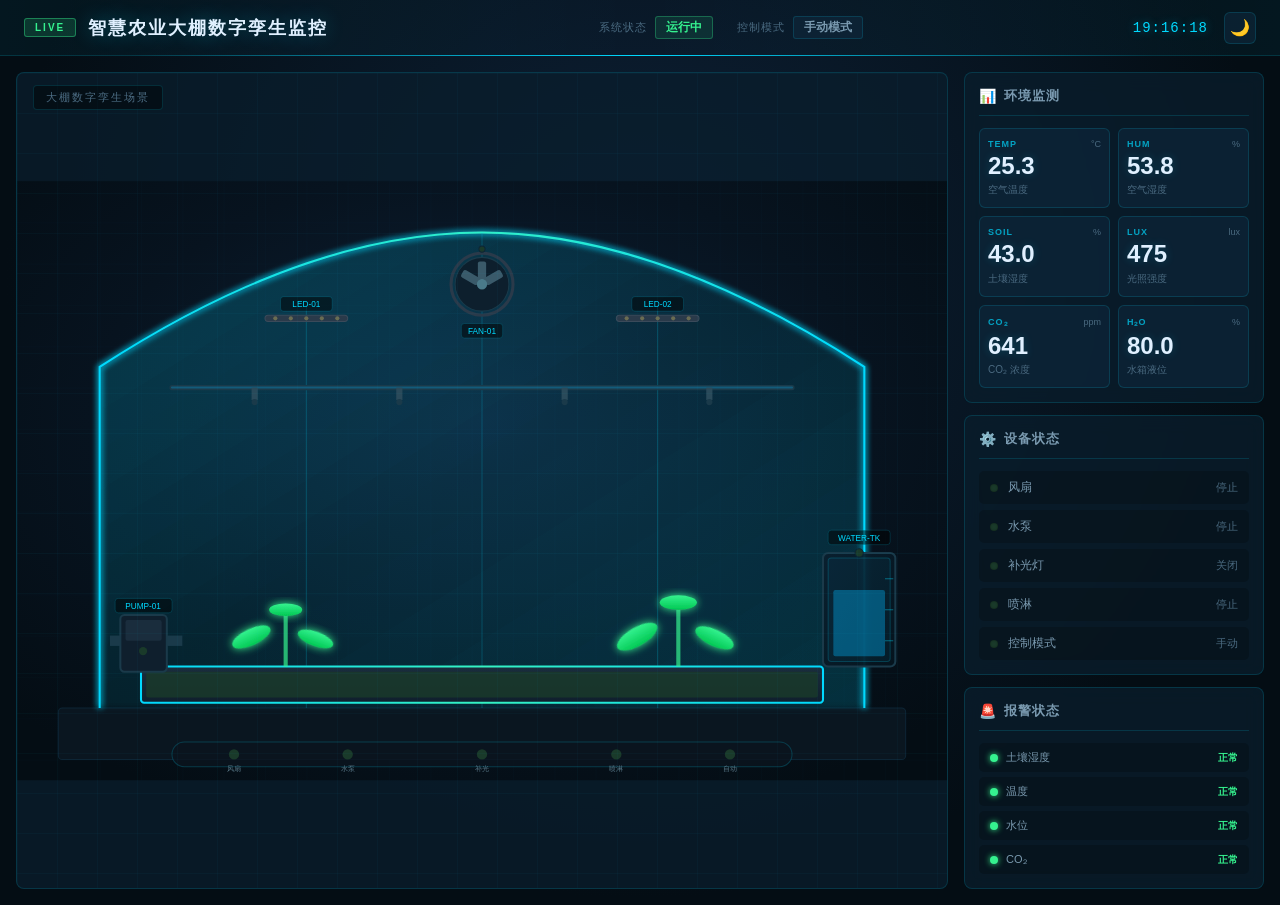
<file: widget/greenhouse_widget.html>
<!DOCTYPE html>
<html lang="zh-CN">
<head>
    <meta charset="UTF-8">
    <meta name="viewport" content="width=device-width, initial-scale=1.0">
    <title>智慧农业大棚数字孪生监控</title>
    <link rel="stylesheet" href="greenhouse_widget.css">
</head>
<body>
    <div class="app-container">
        <!-- 顶部标题栏 -->
        <header class="header">
            <div class="header-left">
                <div class="header-badge">LIVE</div>
                <h1 class="header-title">智慧农业大棚数字孪生监控</h1>
            </div>
            <div class="header-center">
                <div class="header-stat">
                    <span class="stat-label">系统状态</span>
                    <span class="stat-value status-online">运行中</span>
                </div>
                <div class="header-stat">
                    <span class="stat-label">控制模式</span>
                    <span class="stat-value" id="headerMode">手动模式</span>
                </div>
            </div>
            <div class="header-right">
                <span class="header-time" id="clock">--:--:--</span>
                <button class="mode-toggle" id="modeToggle" title="切换夜间/日间">
                    <span class="mode-icon">🌙</span>
                </button>
            </div>
        </header>

        <!-- 主内容区 -->
        <main class="main-content">
            <!-- 左侧/中间：数字孪生场景 -->
            <section class="scene-panel">
                <div class="scene-label">大棚数字孪生场景</div>
                <svg viewBox="0 0 900 580" xmlns="http://www.w3.org/2000/svg" id="greenhouseSvg">
                    <defs>
                        <!-- 背景渐变 -->
                        <radialGradient id="bgGradient" cx="50%" cy="40%" r="70%">
                            <stop offset="0%" stop-color="#0d2137"/>
                            <stop offset="60%" stop-color="#07131f"/>
                            <stop offset="100%" stop-color="#040d14"/>
                        </radialGradient>

                        <!-- 霓虹青蓝发光 -->
                        <filter id="neonCyan" x="-50%" y="-50%" width="200%" height="200%">
                            <feGaussianBlur stdDeviation="3" result="blur"/>
                            <feFlood flood-color="#00d9ff" result="color"/>
                            <feComposite in="color" in2="blur" operator="in" result="glow"/>
                            <feMerge>
                                <feMergeNode in="glow"/>
                                <feMergeNode in="glow"/>
                                <feMergeNode in="SourceGraphic"/>
                            </feMerge>
                        </filter>

                        <!-- 强霓虹发光 -->
                        <filter id="neonStrong" x="-100%" y="-100%" width="300%" height="300%">
                            <feGaussianBlur stdDeviation="6" result="blur"/>
                            <feFlood flood-color="#00d9ff" result="color"/>
                            <feComposite in="color" in2="blur" operator="in" result="glow"/>
                            <feMerge>
                                <feMergeNode in="glow"/>
                                <feMergeNode in="glow"/>
                                <feMergeNode in="glow"/>
                                <feMergeNode in="SourceGraphic"/>
                            </feMerge>
                        </filter>

                        <!-- 绿色呼吸光 -->
                        <filter id="greenGlow" x="-50%" y="-50%" width="200%" height="200%">
                            <feGaussianBlur stdDeviation="4" result="blur"/>
                            <feFlood flood-color="#35f28f" result="color"/>
                            <feComposite in="color" in2="blur" operator="in" result="glow"/>
                            <feMerge>
                                <feMergeNode in="glow"/>
                                <feMergeNode in="SourceGraphic"/>
                            </feMerge>
                        </filter>

                        <!-- 红色警报 -->
                        <filter id="alertGlow" x="-50%" y="-50%" width="200%" height="200%">
                            <feGaussianBlur stdDeviation="5" result="blur"/>
                            <feFlood flood-color="#ff3860" result="color"/>
                            <feComposite in="color" in2="blur" operator="in" result="glow"/>
                            <feMerge>
                                <feMergeNode in="glow"/>
                                <feMergeNode in="SourceGraphic"/>
                            </feMerge>
                        </filter>

                        <!-- 玻璃质感 -->
                        <linearGradient id="glassPanel" x1="0%" y1="0%" x2="100%" y2="100%">
                            <stop offset="0%" stop-color="rgba(0,217,255,0.08)"/>
                            <stop offset="50%" stop-color="rgba(0,217,255,0.03)"/>
                            <stop offset="100%" stop-color="rgba(0,217,255,0.06)"/>
                        </linearGradient>

                        <!-- 种植槽渐变 -->
                        <linearGradient id="bedGradient" x1="0%" y1="0%" x2="0%" y2="100%">
                            <stop offset="0%" stop-color="#1a2d3d"/>
                            <stop offset="100%" stop-color="#0f1f2d"/>
                        </linearGradient>

                        <!-- 种植槽边框（正常） -->
                        <linearGradient id="bedBorderNormal" x1="0%" y1="0%" x2="100%" y2="0%">
                            <stop offset="0%" stop-color="#00d9ff"/>
                            <stop offset="50%" stop-color="#35f2c2"/>
                            <stop offset="100%" stop-color="#00d9ff"/>
                        </linearGradient>

                        <!-- 种植槽边框（干旱） -->
                        <linearGradient id="bedBorderDry" x1="0%" y1="0%" x2="100%" y2="0%">
                            <stop offset="0%" stop-color="#ff9500"/>
                            <stop offset="50%" stop-color="#ffcc00"/>
                            <stop offset="100%" stop-color="#ff9500"/>
                        </linearGradient>

                        <!-- 植物渐变 -->
                        <linearGradient id="plantGradient" x1="0%" y1="0%" x2="0%" y2="100%">
                            <stop offset="0%" stop-color="#35f28f"/>
                            <stop offset="100%" stop-color="#00c853"/>
                        </linearGradient>

                        <!-- LED 光晕 -->
                        <filter id="ledGlow" x="-100%" y="-50%" width="300%" height="200%">
                            <feGaussianBlur stdDeviation="8" result="blur"/>
                            <feFlood flood-color="#ffe066" result="color"/>
                            <feComposite in="color" in2="blur" operator="in" result="glow"/>
                            <feMerge>
                                <feMergeNode in="glow"/>
                                <feMergeNode in="glow"/>
                                <feMergeNode in="SourceGraphic"/>
                            </feMerge>
                        </filter>

                        <!-- 管道流动渐变 -->
                        <linearGradient id="pipeFlow" x1="0%" y1="0%" x2="100%" y2="0%">
                            <stop offset="0%" stop-color="#00a8e8"/>
                            <stop offset="50%" stop-color="#00d9ff"/>
                            <stop offset="100%" stop-color="#00a8e8"/>
                        </linearGradient>

                        <!-- 水箱渐变 -->
                        <linearGradient id="tankGradient" x1="0%" y1="0%" x2="100%" y2="100%">
                            <stop offset="0%" stop-color="rgba(10,30,45,0.9)"/>
                            <stop offset="100%" stop-color="rgba(5,20,30,0.95)"/>
                        </linearGradient>

                        <!-- 水滴渐变 -->
                        <radialGradient id="dropGradient" cx="30%" cy="30%" r="70%">
                            <stop offset="0%" stop-color="#80e5ff"/>
                            <stop offset="100%" stop-color="#00a8e8"/>
                        </radialGradient>

                        <!-- 扫描线图案 -->
                        <pattern id="gridPattern" width="40" height="40" patternUnits="userSpaceOnUse">
                            <path d="M 40 0 L 0 0 0 40" fill="none" stroke="rgba(0,217,255,0.04)" stroke-width="0.5"/>
                        </pattern>
                    </defs>

                    <!-- 背景 -->
                    <rect id="sceneBg" x="0" y="0" width="900" height="580" fill="url(#bgGradient)"/>
                    <rect x="0" y="0" width="900" height="580" fill="url(#gridPattern)"/>

                    <!-- 地面 -->
                    <rect x="40" y="510" width="820" height="50" rx="4" fill="#0a1620" stroke="#0d2535" stroke-width="1"/>

                    <!-- 大棚主体外壳 -->
                    <g id="greenhouse_shell">
                        <!-- 玻璃罩主体 -->
                        <path d="M80 510 L80 180 Q280 50 450 50 Q620 50 820 180 L820 510"
                              fill="url(#glassPanel)" stroke="url(#bedBorderNormal)" stroke-width="2" filter="url(#neonCyan)"/>
                        <!-- 内部框架线 -->
                        <path d="M80 510 L80 180 Q280 50 450 50 Q620 50 820 180 L820 510"
                              fill="none" stroke="rgba(0,217,255,0.15)" stroke-width="1"/>
                        <!-- 纵向支撑 -->
                        <line x1="280" y1="120" x2="280" y2="510" stroke="rgba(0,217,255,0.2)" stroke-width="1"/>
                        <line x1="450" y1="50" x2="450" y2="510" stroke="rgba(0,217,255,0.2)" stroke-width="1"/>
                        <line x1="620" y1="120" x2="620" y2="510" stroke="rgba(0,217,255,0.2)" stroke-width="1"/>
                    </g>

                    <!-- 种植槽 -->
                    <g id="soil_bed">
                        <rect x="120" y="470" width="660" height="35" rx="3"
                              fill="url(#bedGradient)" stroke="url(#bedBorderNormal)" stroke-width="2"/>
                        <!-- 槽内土壤 -->
                        <rect id="soil_surface" x="125" y="475" width="650" height="25" rx="2"
                              fill="#1a3a2a" opacity="0.8"/>
                    </g>

                    <!-- 植物 - 左侧 -->
                    <g id="plant_left" transform="translate(260, 470)">
                        <!-- 茎 -->
                        <rect x="-2" y="-50" width="4" height="50" fill="#35f28f" opacity="0.7"/>
                        <!-- 叶片 1 -->
                        <ellipse cx="-18" cy="-40" rx="20" ry="8" fill="url(#plantGradient)" transform="rotate(-25)" filter="url(#greenGlow)"/>
                        <!-- 叶片 2 -->
                        <ellipse cx="18" cy="-35" rx="18" ry="7" fill="url(#plantGradient)" transform="rotate(20)" filter="url(#greenGlow)"/>
                        <!-- 叶片 3（顶部） -->
                        <ellipse cx="0" cy="-55" rx="16" ry="6" fill="url(#plantGradient)" filter="url(#greenGlow)"/>
                    </g>

                    <!-- 植物 - 右侧 -->
                    <g id="plant_right" transform="translate(640, 470)">
                        <rect x="-2" y="-55" width="4" height="55" fill="#35f28f" opacity="0.7"/>
                        <ellipse cx="-20" cy="-45" rx="22" ry="9" fill="url(#plantGradient)" transform="rotate(-30)" filter="url(#greenGlow)"/>
                        <ellipse cx="20" cy="-40" rx="20" ry="8" fill="url(#plantGradient)" transform="rotate(25)" filter="url(#greenGlow)"/>
                        <ellipse cx="0" cy="-62" rx="18" ry="7" fill="url(#plantGradient)" filter="url(#greenGlow)"/>
                    </g>

                    <!-- LED 补光灯条 - 左侧 -->
                    <g id="led_light_bar" transform="translate(280, 130)">
                        <rect x="-40" y="0" width="80" height="6" rx="3" fill="#2a3a4a" stroke="#3a4a5a" stroke-width="1"/>
                        <!-- LED 灯珠 -->
                        <circle cx="-30" cy="3" r="2" fill="#ffe066" opacity="0.3"/>
                        <circle cx="-15" cy="3" r="2" fill="#ffe066" opacity="0.3"/>
                        <circle cx="0" cy="3" r="2" fill="#ffe066" opacity="0.3"/>
                        <circle cx="15" cy="3" r="2" fill="#ffe066" opacity="0.3"/>
                        <circle cx="30" cy="3" r="2" fill="#ffe066" opacity="0.3"/>
                        <!-- 光晕（默认隐藏） -->
                        <rect id="lamp_glow" x="-50" y="8" width="100" height="80" rx="10"
                              fill="rgba(255,224,102,0.15)" opacity="0" filter="url(#ledGlow)"/>
                        <!-- 科技标签 -->
                        <rect x="-25" y="-18" width="50" height="14" rx="3" fill="rgba(0,0,0,0.5)" stroke="rgba(0,217,255,0.3)" stroke-width="0.5"/>
                        <text x="0" y="-8" text-anchor="middle" font-size="8" fill="#00d9ff" font-family="Arial">LED-01</text>
                    </g>

                    <!-- LED 补光灯条 - 右侧 -->
                    <g id="led_light_bar_2" transform="translate(620, 130)">
                        <rect x="-40" y="0" width="80" height="6" rx="3" fill="#2a3a4a" stroke="#3a4a5a" stroke-width="1"/>
                        <circle cx="-30" cy="3" r="2" fill="#ffe066" opacity="0.3"/>
                        <circle cx="-15" cy="3" r="2" fill="#ffe066" opacity="0.3"/>
                        <circle cx="0" cy="3" r="2" fill="#ffe066" opacity="0.3"/>
                        <circle cx="15" cy="3" r="2" fill="#ffe066" opacity="0.3"/>
                        <circle cx="30" cy="3" r="2" fill="#ffe066" opacity="0.3"/>
                        <rect id="lamp_glow_2" x="-50" y="8" width="100" height="80" rx="10"
                              fill="rgba(255,224,102,0.15)" opacity="0" filter="url(#ledGlow)"/>
                        <rect x="-25" y="-18" width="50" height="14" rx="3" fill="rgba(0,0,0,0.5)" stroke="rgba(0,217,255,0.3)" stroke-width="0.5"/>
                        <text x="0" y="-8" text-anchor="middle" font-size="8" fill="#00d9ff" font-family="Arial">LED-02</text>
                    </g>

                    <!-- 工业风扇 -->
                    <g id="fan_unit" transform="translate(450, 100)">
                        <!-- 外框 -->
                        <circle cx="0" cy="0" r="30" fill="none" stroke="#2a3a4a" stroke-width="3"/>
                        <circle cx="0" cy="0" r="26" fill="#0d1f2d" stroke="#1a3a4a" stroke-width="1"/>
                        <!-- 状态灯 -->
                        <circle id="fan_status_led" cx="0" cy="-34" r="3" fill="#1a3a2a" stroke="#0d2535" stroke-width="1"/>
                        <!-- 叶片组 -->
                        <g id="fan_blade">
                            <rect x="-4" y="-22" width="8" height="18" rx="2" fill="#3a5a6a"/>
                            <rect x="-4" y="4" width="8" height="18" rx="2" fill="#3a5a6a" transform="rotate(120)"/>
                            <rect x="-4" y="4" width="8" height="18" rx="2" fill="#3a5a6a" transform="rotate(240)"/>
                        </g>
                        <circle cx="0" cy="0" r="5" fill="#4a7a8a"/>
                        <!-- 标签 -->
                        <rect x="-20" y="38" width="40" height="14" rx="3" fill="rgba(0,0,0,0.5)" stroke="rgba(0,217,255,0.3)" stroke-width="0.5"/>
                        <text x="0" y="48" text-anchor="middle" font-size="8" fill="#00d9ff" font-family="Arial">FAN-01</text>
                    </g>

                    <!-- 喷淋管道系统 -->
                    <g id="spray_system">
                        <!-- 主管道 -->
                        <line x1="150" y1="200" x2="750" y2="200" stroke="#1a3a4a" stroke-width="5" stroke-linecap="round"/>
                        <line x1="150" y1="200" x2="750" y2="200" stroke="#00a8e8" stroke-width="2" stroke-linecap="round" opacity="0.3" id="water_pipe"/>
                        <!-- 喷头 -->
                        <g transform="translate(230, 200)">
                            <rect x="-3" y="0" width="6" height="12" fill="#2a4a5a"/>
                            <circle cx="0" cy="14" r="3" fill="#1a3a4a"/>
                        </g>
                        <g transform="translate(370, 200)">
                            <rect x="-3" y="0" width="6" height="12" fill="#2a4a5a"/>
                            <circle cx="0" cy="14" r="3" fill="#1a3a4a"/>
                        </g>
                        <g transform="translate(530, 200)">
                            <rect x="-3" y="0" width="6" height="12" fill="#2a4a5a"/>
                            <circle cx="0" cy="14" r="3" fill="#1a3a4a"/>
                        </g>
                        <g transform="translate(670, 200)">
                            <rect x="-3" y="0" width="6" height="12" fill="#2a4a5a"/>
                            <circle cx="0" cy="14" r="3" fill="#1a3a4a"/>
                        </g>
                        <!-- 水滴粒子（默认隐藏） -->
                        <g id="spray_drops" opacity="0">
                            <circle cx="230" cy="230" r="2.5" fill="url(#dropGradient)" opacity="0.8"/>
                            <circle cx="230" cy="250" r="2" fill="url(#dropGradient)" opacity="0.5"/>
                            <circle cx="370" cy="232" r="2.5" fill="url(#dropGradient)" opacity="0.8"/>
                            <circle cx="370" cy="252" r="2" fill="url(#dropGradient)" opacity="0.5"/>
                            <circle cx="530" cy="230" r="2.5" fill="url(#dropGradient)" opacity="0.8"/>
                            <circle cx="530" cy="250" r="2" fill="url(#dropGradient)" opacity="0.5"/>
                            <circle cx="670" cy="232" r="2.5" fill="url(#dropGradient)" opacity="0.8"/>
                            <circle cx="670" cy="252" r="2" fill="url(#dropGradient)" opacity="0.5"/>
                        </g>
                    </g>

                    <!-- 水泵模块 -->
                    <g id="pump" transform="translate(100, 420)">
                        <!-- 泵体 -->
                        <rect x="0" y="0" width="45" height="55" rx="4" fill="#0f1f2d" stroke="#1a3a4a" stroke-width="2"/>
                        <!-- 泵盖 -->
                        <rect x="5" y="5" width="35" height="20" rx="2" fill="#1a2d3d"/>
                        <!-- 状态灯 -->
                        <circle id="pump_status_led" cx="22" cy="35" r="4" fill="#1a3a2a"/>
                        <!-- 管道接口 -->
                        <rect x="45" y="20" width="15" height="10" fill="#1a3a4a"/>
                        <rect x="-10" y="20" width="10" height="10" fill="#1a3a4a"/>
                        <!-- 标签 -->
                        <rect x="-5" y="-16" width="55" height="14" rx="3" fill="rgba(0,0,0,0.5)" stroke="rgba(0,217,255,0.3)" stroke-width="0.5"/>
                        <text x="22" y="-6" text-anchor="middle" font-size="8" fill="#00d9ff" font-family="Arial">PUMP-01</text>
                    </g>

                    <!-- 水箱模块 -->
                    <g id="water_tank" transform="translate(780, 360)">
                        <!-- 箱体 -->
                        <rect x="0" y="0" width="70" height="110" rx="5" fill="url(#tankGradient)" stroke="#1a3a4a" stroke-width="2"/>
                        <!-- 玻璃面板 -->
                        <rect x="5" y="5" width="60" height="100" rx="3" fill="rgba(0,168,232,0.05)" stroke="rgba(0,217,255,0.2)" stroke-width="1"/>
                        <!-- 水位 -->
                        <rect id="water_fill" x="10" y="25" width="50" height="75" rx="2" fill="rgba(0,168,232,0.4)"/>
                        <!-- 水位刻度 -->
                        <line x1="60" y1="25" x2="68" y2="25" stroke="rgba(0,217,255,0.4)" stroke-width="1"/>
                        <line x1="60" y1="55" x2="68" y2="55" stroke="rgba(0,217,255,0.4)" stroke-width="1"/>
                        <line x1="60" y1="85" x2="68" y2="85" stroke="rgba(0,217,255,0.4)" stroke-width="1"/>
                        <!-- 状态灯 -->
                        <circle id="tank_status_led" cx="35" y="-8" r="4" fill="#1a3a2a" stroke="#0d2535" stroke-width="1"/>
                        <!-- 标签 -->
                        <rect x="5" y="-22" width="60" height="14" rx="3" fill="rgba(0,0,0,0.5)" stroke="rgba(0,217,255,0.3)" stroke-width="0.5"/>
                        <text x="35" y="-12" text-anchor="middle" font-size="8" fill="#00d9ff" font-family="Arial">WATER-TK</text>
                    </g>

                    <!-- 底部设备状态条 -->
                    <g id="device_status_bar" transform="translate(450, 555)">
                        <rect x="-300" y="-12" width="600" height="24" rx="12" fill="rgba(10,20,30,0.8)" stroke="rgba(0,217,255,0.2)" stroke-width="1"/>
                        <!-- 风扇状态 -->
                        <circle id="bar_fan_led" cx="-240" cy="0" r="5" fill="#1a3a2a"/>
                        <text x="-240" y="16" text-anchor="middle" font-size="7" fill="#5a7a8a" font-family="Arial">风扇</text>
                        <!-- 水泵状态 -->
                        <circle id="bar_pump_led" cx="-130" cy="0" r="5" fill="#1a3a2a"/>
                        <text x="-130" y="16" text-anchor="middle" font-size="7" fill="#5a7a8a" font-family="Arial">水泵</text>
                        <!-- 补光灯状态 -->
                        <circle id="bar_lamp_led" cx="0" cy="0" r="5" fill="#1a3a2a"/>
                        <text x="0" y="16" text-anchor="middle" font-size="7" fill="#5a7a8a" font-family="Arial">补光</text>
                        <!-- 喷淋状态 -->
                        <circle id="bar_spray_led" cx="130" cy="0" r="5" fill="#1a3a2a"/>
                        <text x="130" y="16" text-anchor="middle" font-size="7" fill="#5a7a8a" font-family="Arial">喷淋</text>
                        <!-- 自动模式 -->
                        <circle id="bar_auto_led" cx="240" cy="0" r="5" fill="#1a3a2a"/>
                        <text x="240" y="16" text-anchor="middle" font-size="7" fill="#5a7a8a" font-family="Arial">自动</text>
                    </g>

                    <!-- 报警提示框（默认隐藏） -->
                    <g id="alert_panel" opacity="0" transform="translate(450, 40)">
                        <rect x="-160" y="-20" width="320" height="40" rx="6"
                              fill="rgba(255,56,96,0.15)" stroke="#ff3860" stroke-width="1.5" filter="url(#alertGlow)"/>
                        <text id="alert_text" x="0" y="6" text-anchor="middle" font-size="12" fill="#ff8fa3" font-family="Arial" font-weight="bold">⚠ 建议灌溉</text>
                    </g>
                </svg>
            </section>

            <!-- 右侧：数据面板 -->
            <aside class="data-panel" id="dataPanel">
                <!-- 传感器数据 -->
                <div class="panel-section">
                    <div class="panel-header">
                        <div class="panel-icon">📊</div>
                        <h3 class="panel-title">环境监测</h3>
                    </div>
                    <div class="card-grid">
                        <div class="data-card" id="cardTemperature">
                            <div class="card-header">
                                <span class="card-tag">TEMP</span>
                                <span class="card-unit">°C</span>
                            </div>
                            <div class="card-value" id="valTemperature">--</div>
                            <div class="card-label">空气温度</div>
                        </div>
                        <div class="data-card" id="cardAirHumidity">
                            <div class="card-header">
                                <span class="card-tag">HUM</span>
                                <span class="card-unit">%</span>
                            </div>
                            <div class="card-value" id="valAirHumidity">--</div>
                            <div class="card-label">空气湿度</div>
                        </div>
                        <div class="data-card" id="cardSoilHumidity">
                            <div class="card-header">
                                <span class="card-tag">SOIL</span>
                                <span class="card-unit">%</span>
                            </div>
                            <div class="card-value" id="valSoilHumidity">--</div>
                            <div class="card-label">土壤湿度</div>
                        </div>
                        <div class="data-card" id="cardLight">
                            <div class="card-header">
                                <span class="card-tag">LUX</span>
                                <span class="card-unit">lux</span>
                            </div>
                            <div class="card-value" id="valLight">--</div>
                            <div class="card-label">光照强度</div>
                        </div>
                        <div class="data-card" id="cardCO2">
                            <div class="card-header">
                                <span class="card-tag">CO₂</span>
                                <span class="card-unit">ppm</span>
                            </div>
                            <div class="card-value" id="valCO2">--</div>
                            <div class="card-label">CO₂ 浓度</div>
                        </div>
                        <div class="data-card" id="cardWater">
                            <div class="card-header">
                                <span class="card-tag">H₂O</span>
                                <span class="card-unit">%</span>
                            </div>
                            <div class="card-value" id="valWater">--</div>
                            <div class="card-label">水箱液位</div>
                        </div>
                    </div>
                </div>

                <!-- 设备状态 -->
                <div class="panel-section">
                    <div class="panel-header">
                        <div class="panel-icon">⚙️</div>
                        <h3 class="panel-title">设备状态</h3>
                    </div>
                    <div class="status-list">
                        <div class="status-item" id="statusFan">
                            <span class="status-led" id="dotFan"></span>
                            <span class="status-name">风扇</span>
                            <span class="status-text" id="textFan">停止</span>
                        </div>
                        <div class="status-item" id="statusPump">
                            <span class="status-led" id="dotPump"></span>
                            <span class="status-name">水泵</span>
                            <span class="status-text" id="textPump">停止</span>
                        </div>
                        <div class="status-item" id="statusLamp">
                            <span class="status-led" id="dotLamp"></span>
                            <span class="status-name">补光灯</span>
                            <span class="status-text" id="textLamp">关闭</span>
                        </div>
                        <div class="status-item" id="statusSpray">
                            <span class="status-led" id="dotSpray"></span>
                            <span class="status-name">喷淋</span>
                            <span class="status-text" id="textSpray">停止</span>
                        </div>
                        <div class="status-item" id="statusAuto">
                            <span class="status-led" id="dotAuto"></span>
                            <span class="status-name">控制模式</span>
                            <span class="status-text" id="textAuto">手动</span>
                        </div>
                    </div>
                </div>

                <!-- 报警状态 -->
                <div class="panel-section">
                    <div class="panel-header">
                        <div class="panel-icon">🚨</div>
                        <h3 class="panel-title">报警状态</h3>
                    </div>
                    <div class="alarm-list">
                        <div class="alarm-item" id="alarmSoil">
                            <span class="alarm-led" id="iconSoil"></span>
                            <span class="alarm-name">土壤湿度</span>
                            <span class="alarm-status" id="statusSoil">正常</span>
                        </div>
                        <div class="alarm-item" id="alarmTemp">
                            <span class="alarm-led" id="iconTemp"></span>
                            <span class="alarm-name">温度</span>
                            <span class="alarm-status" id="statusTemp">正常</span>
                        </div>
                        <div class="alarm-item" id="alarmWater">
                            <span class="alarm-led" id="iconWater"></span>
                            <span class="alarm-name">水位</span>
                            <span class="alarm-status" id="statusWater">正常</span>
                        </div>
                        <div class="alarm-item" id="alarmCO2">
                            <span class="alarm-led" id="iconCO2"></span>
                            <span class="alarm-name">CO₂</span>
                            <span class="alarm-status" id="statusCO2">正常</span>
                        </div>
                    </div>
                </div>
            </aside>
        </main>
    </div>

    <script src="greenhouse_widget.js"></script>
</body>
</html>
</file>
<file: widget/greenhouse_widget.css>
/* ========== 智慧农业大棚数字孪生大屏 - 深色科技风 ========== */

:root {
    --bg-primary: #040d14;
    --bg-panel: rgba(10, 30, 45, 0.75);
    --bg-card: rgba(15, 40, 60, 0.6);
    --border-color: rgba(0, 217, 255, 0.15);
    --border-bright: rgba(0, 217, 255, 0.4);
    --text-primary: #e0f0ff;
    --text-secondary: #7a9ab0;
    --text-muted: #4a6a80;
    --accent-cyan: #00d9ff;
    --accent-green: #35f28f;
    --accent-yellow: #ffe066;
    --accent-red: #ff3860;
    --accent-orange: #ff9500;
    --accent-blue: #00a8e8;
    --shadow-glow: 0 0 20px rgba(0, 217, 255, 0.1);
    --led-off: #1a3a2a;
    --led-on-green: #35f28f;
    --led-on-blue: #00d9ff;
    --led-on-yellow: #ffe066;
    --led-on-red: #ff3860;
    --led-on-orange: #ff9500;
}

* {
    margin: 0;
    padding: 0;
    box-sizing: border-box;
}

body {
    font-family: 'Segoe UI', 'PingFang SC', 'Microsoft YaHei', -apple-system, sans-serif;
    background: var(--bg-primary);
    color: var(--text-primary);
    min-height: 100vh;
    overflow: hidden;
}

.app-container {
    min-height: 100vh;
    display: flex;
    flex-direction: column;
    background: radial-gradient(ellipse at 50% 30%, #0d2137 0%, #040d14 70%);
}

/* ========== 顶部标题栏 ========== */
.header {
    height: 56px;
    padding: 0 24px;
    display: flex;
    align-items: center;
    justify-content: space-between;
    background: linear-gradient(90deg, rgba(0,217,255,0.05) 0%, rgba(0,0,0,0) 50%, rgba(0,217,255,0.05) 100%);
    border-bottom: 1px solid var(--border-color);
    position: relative;
}

.header::after {
    content: '';
    position: absolute;
    bottom: -1px;
    left: 10%;
    right: 10%;
    height: 1px;
    background: linear-gradient(90deg, transparent, var(--accent-cyan), transparent);
}

.header-left {
    display: flex;
    align-items: center;
    gap: 12px;
}

.header-badge {
    padding: 3px 10px;
    background: rgba(53, 242, 143, 0.15);
    border: 1px solid rgba(53, 242, 143, 0.4);
    color: var(--accent-green);
    font-size: 10px;
    font-weight: 700;
    letter-spacing: 2px;
    border-radius: 3px;
    animation: pulse-badge 2s ease-in-out infinite;
}

@keyframes pulse-badge {
    0%, 100% { opacity: 0.7; }
    50% { opacity: 1; }
}

.header-title {
    font-size: 18px;
    font-weight: 600;
    color: var(--text-primary);
    letter-spacing: 2px;
    text-shadow: 0 0 20px rgba(0, 217, 255, 0.3);
}

.header-center {
    display: flex;
    gap: 24px;
}

.header-stat {
    display: flex;
    align-items: center;
    gap: 8px;
}

.stat-label {
    font-size: 11px;
    color: var(--text-muted);
    text-transform: uppercase;
    letter-spacing: 1px;
}

.stat-value {
    font-size: 12px;
    font-weight: 600;
    color: var(--text-secondary);
    padding: 2px 10px;
    background: var(--bg-card);
    border: 1px solid var(--border-color);
    border-radius: 3px;
}

.stat-value.status-online {
    color: var(--accent-green);
    border-color: rgba(53, 242, 143, 0.3);
    background: rgba(53, 242, 143, 0.1);
}

.header-right {
    display: flex;
    align-items: center;
    gap: 16px;
}

.header-time {
    font-family: 'Courier New', monospace;
    font-size: 14px;
    color: var(--accent-cyan);
    letter-spacing: 1px;
    text-shadow: 0 0 10px rgba(0, 217, 255, 0.4);
}

.mode-toggle {
    width: 32px;
    height: 32px;
    border: 1px solid var(--border-color);
    border-radius: 6px;
    background: var(--bg-card);
    cursor: pointer;
    font-size: 16px;
    transition: all 0.3s;
    display: flex;
    align-items: center;
    justify-content: center;
}

.mode-toggle:hover {
    border-color: var(--accent-cyan);
    box-shadow: 0 0 12px rgba(0, 217, 255, 0.3);
}

/* ========== 主内容区 ========== */
.main-content {
    flex: 1;
    display: flex;
    padding: 16px;
    gap: 16px;
    overflow: hidden;
}

/* ========== 场景面板 ========== */
.scene-panel {
    flex: 1;
    background: var(--bg-panel);
    border: 1px solid var(--border-color);
    border-radius: 8px;
    position: relative;
    overflow: hidden;
    display: flex;
    flex-direction: column;
}

.scene-panel::before {
    content: '';
    position: absolute;
    top: 0;
    left: 0;
    right: 0;
    bottom: 0;
    background:
        linear-gradient(90deg, rgba(0,217,255,0.03) 1px, transparent 1px),
        linear-gradient(rgba(0,217,255,0.03) 1px, transparent 1px);
    background-size: 40px 40px;
    pointer-events: none;
}

.scene-label {
    position: absolute;
    top: 12px;
    left: 16px;
    font-size: 11px;
    color: var(--text-muted);
    text-transform: uppercase;
    letter-spacing: 2px;
    z-index: 10;
    padding: 4px 12px;
    background: rgba(0, 0, 0, 0.4);
    border: 1px solid var(--border-color);
    border-radius: 4px;
}

.scene-panel svg {
    width: 100%;
    height: 100%;
    min-height: 0;
}

/* ========== 数据面板 ========== */
.data-panel {
    width: 300px;
    display: flex;
    flex-direction: column;
    gap: 12px;
    overflow-y: auto;
}

.panel-section {
    background: var(--bg-panel);
    border: 1px solid var(--border-color);
    border-radius: 8px;
    padding: 14px;
    backdrop-filter: blur(10px);
    transition: all 0.3s;
}

.panel-section:hover {
    border-color: var(--border-bright);
    box-shadow: var(--shadow-glow);
}

.panel-header {
    display: flex;
    align-items: center;
    gap: 8px;
    margin-bottom: 12px;
    padding-bottom: 10px;
    border-bottom: 1px solid var(--border-color);
}

.panel-icon {
    font-size: 14px;
}

.panel-title {
    font-size: 13px;
    font-weight: 600;
    color: var(--text-secondary);
    letter-spacing: 1px;
    text-transform: uppercase;
}

/* ========== 数据卡片 ========== */
.card-grid {
    display: grid;
    grid-template-columns: 1fr 1fr;
    gap: 8px;
}

.data-card {
    background: var(--bg-card);
    border: 1px solid var(--border-color);
    border-radius: 6px;
    padding: 10px 8px;
    transition: all 0.3s;
    position: relative;
    overflow: hidden;
}

.data-card::before {
    content: '';
    position: absolute;
    top: 0;
    left: 0;
    right: 0;
    height: 2px;
    background: linear-gradient(90deg, transparent, var(--accent-cyan), transparent);
    opacity: 0;
    transition: opacity 0.3s;
}

.data-card:hover::before {
    opacity: 0.5;
}

.data-card:hover {
    border-color: var(--border-bright);
    box-shadow: 0 0 15px rgba(0, 217, 255, 0.08);
}

.card-header {
    display: flex;
    justify-content: space-between;
    align-items: center;
    margin-bottom: 4px;
}

.card-tag {
    font-size: 9px;
    font-weight: 700;
    color: var(--accent-cyan);
    letter-spacing: 1px;
    opacity: 0.7;
}

.card-unit {
    font-size: 9px;
    color: var(--text-muted);
}

.card-value {
    font-size: 24px;
    font-weight: 700;
    color: var(--text-primary);
    line-height: 1.1;
    font-family: 'Segoe UI', sans-serif;
    text-shadow: 0 0 10px rgba(0, 217, 255, 0.2);
}

.card-label {
    font-size: 10px;
    color: var(--text-muted);
    margin-top: 4px;
}

/* 卡片状态色 */
.data-card.warning {
    border-color: rgba(255, 149, 0, 0.4);
    background: rgba(255, 149, 0, 0.08);
}

.data-card.warning .card-value {
    color: var(--accent-orange);
    text-shadow: 0 0 10px rgba(255, 149, 0, 0.3);
}

.data-card.danger {
    border-color: rgba(255, 56, 96, 0.4);
    background: rgba(255, 56, 96, 0.08);
}

.data-card.danger .card-value {
    color: var(--accent-red);
    text-shadow: 0 0 10px rgba(255, 56, 96, 0.3);
}

/* ========== 设备状态列表 ========== */
.status-list {
    display: flex;
    flex-direction: column;
    gap: 6px;
}

.status-item {
    display: flex;
    align-items: center;
    gap: 10px;
    padding: 7px 10px;
    border-radius: 5px;
    background: rgba(0, 0, 0, 0.2);
    border: 1px solid transparent;
    transition: all 0.3s;
}

.status-item:hover {
    border-color: var(--border-color);
}

.status-led {
    width: 8px;
    height: 8px;
    border-radius: 50%;
    background: var(--led-off);
    box-shadow: inset 0 0 2px rgba(0,0,0,0.5);
    transition: all 0.3s;
    flex-shrink: 0;
}

.status-led.active {
    background: var(--led-on-green);
    box-shadow: 0 0 8px var(--led-on-green), inset 0 0 2px rgba(255,255,255,0.3);
}

.status-led.warning {
    background: var(--led-on-orange);
    box-shadow: 0 0 8px var(--led-on-orange), inset 0 0 2px rgba(255,255,255,0.3);
}

.status-name {
    flex: 1;
    font-size: 12px;
    color: var(--text-secondary);
}

.status-text {
    font-size: 11px;
    color: var(--text-muted);
    font-weight: 500;
    font-family: 'Courier New', monospace;
}

.status-text.active {
    color: var(--accent-green);
}

/* ========== 报警列表 ========== */
.alarm-list {
    display: flex;
    flex-direction: column;
    gap: 5px;
}

.alarm-item {
    display: flex;
    align-items: center;
    gap: 8px;
    padding: 6px 10px;
    border-radius: 5px;
    background: rgba(0, 0, 0, 0.2);
    border: 1px solid transparent;
    transition: all 0.3s;
}

.alarm-item.alert {
    background: rgba(255, 56, 96, 0.1);
    border-color: rgba(255, 56, 96, 0.3);
    animation: alert-pulse 2s ease-in-out infinite;
}

@keyframes alert-pulse {
    0%, 100% { border-color: rgba(255, 56, 96, 0.2); }
    50% { border-color: rgba(255, 56, 96, 0.5); }
}

.alarm-led {
    width: 8px;
    height: 8px;
    border-radius: 50%;
    background: var(--led-on-green);
    box-shadow: 0 0 6px var(--led-on-green);
    flex-shrink: 0;
    transition: all 0.3s;
}

.alarm-item.alert .alarm-led {
    background: var(--led-on-red);
    box-shadow: 0 0 8px var(--led-on-red);
    animation: led-blink 1s ease-in-out infinite;
}

@keyframes led-blink {
    0%, 100% { opacity: 1; }
    50% { opacity: 0.3; }
}

.alarm-name {
    flex: 1;
    font-size: 11px;
    color: var(--text-secondary);
}

.alarm-status {
    font-size: 10px;
    color: var(--accent-green);
    font-weight: 600;
    font-family: 'Courier New', monospace;
}

.alarm-item.alert .alarm-status {
    color: var(--accent-red);
}

/* ========== SVG 动画 ========== */
@keyframes spin {
    from { transform: rotate(0deg); }
    to { transform: rotate(360deg); }
}

@keyframes drop-fall {
    0% { transform: translateY(0); opacity: 0.8; }
    50% { opacity: 1; }
    100% { transform: translateY(25px); opacity: 0; }
}

@keyframes led-breathe {
    0%, 100% { opacity: 0.4; }
    50% { opacity: 1; }
}

@keyframes alert-flicker {
    0%, 100% { opacity: 0.6; }
    50% { opacity: 1; }
}

@keyframes pipe-flow {
    0% { stroke-dashoffset: 20; }
    100% { stroke-dashoffset: 0; }
}

@keyframes plant-breathe {
    0%, 100% { filter: url(#greenGlow); }
    50% { filter: brightness(1.2) url(#greenGlow); }
}

/* 风扇旋转 */
#fan_blade {
    transform-origin: 0 0;
}

#fan_blade.rotating {
    animation: spin 0.4s linear infinite;
}

#fan_blade.rotating + circle {
    filter: drop-shadow(0 0 4px var(--accent-cyan));
}

/* 水滴动画 */
#spray_drops.active circle:nth-child(odd) {
    animation: drop-fall 0.7s ease-in infinite;
}

#spray_drops.active circle:nth-child(even) {
    animation: drop-fall 0.7s ease-in infinite 0.35s;
}

/* LED 光晕 */
#lamp_glow.active,
#lamp_glow_2.active {
    animation: led-breathe 2s ease-in-out infinite;
    opacity: 0.5;
}

/* 管道流动 */
#water_pipe.active {
    stroke: url(#pipeFlow);
    stroke-dasharray: 10 5;
    animation: pipe-flow 1s linear infinite;
    opacity: 0.8;
}

/* 报警面板闪烁 */
#alert_panel.active {
    animation: alert-flicker 1.5s ease-in-out infinite;
}

/* 植物呼吸 */
#plant_left,
#plant_right {
    animation: plant-breathe 3s ease-in-out infinite;
}

/* 状态灯点亮 */
#fan_status_led.on {
    fill: var(--accent-green);
    filter: drop-shadow(0 0 4px var(--accent-green));
}

#pump_status_led.on {
    fill: var(--accent-blue);
    filter: drop-shadow(0 0 4px var(--accent-blue));
}

#tank_status_led.on {
    fill: var(--accent-green);
    filter: drop-shadow(0 0 4px var(--accent-green));
}

#tank_status_led.alert {
    fill: var(--accent-red);
    filter: drop-shadow(0 0 6px var(--accent-red));
    animation: led-blink 1s ease-in-out infinite;
}

/* 底部状态条 */
#bar_fan_led.on { fill: var(--accent-green); filter: drop-shadow(0 0 4px var(--accent-green)); }
#bar_pump_led.on { fill: var(--accent-blue); filter: drop-shadow(0 0 4px var(--accent-blue)); }
#bar_lamp_led.on { fill: var(--accent-yellow); filter: drop-shadow(0 0 4px var(--accent-yellow)); }
#bar_spray_led.on { fill: var(--accent-cyan); filter: drop-shadow(0 0 4px var(--accent-cyan)); }
#bar_auto_led.on { fill: var(--accent-orange); filter: drop-shadow(0 0 4px var(--accent-orange)); }

/* ========== 响应式 ========== */
@media (max-width: 1200px) {
    .main-content {
        flex-direction: column;
    }
    .data-panel {
        width: 100%;
        flex-direction: row;
        flex-wrap: wrap;
    }
    .panel-section {
        flex: 1;
        min-width: 260px;
    }
}

@media (max-width: 768px) {
    .header-title {
        font-size: 14px;
    }
    .header-center {
        display: none;
    }
    .main-content {
        padding: 8px;
    }
    .card-grid {
        grid-template-columns: 1fr 1fr;
    }
}
</file>
